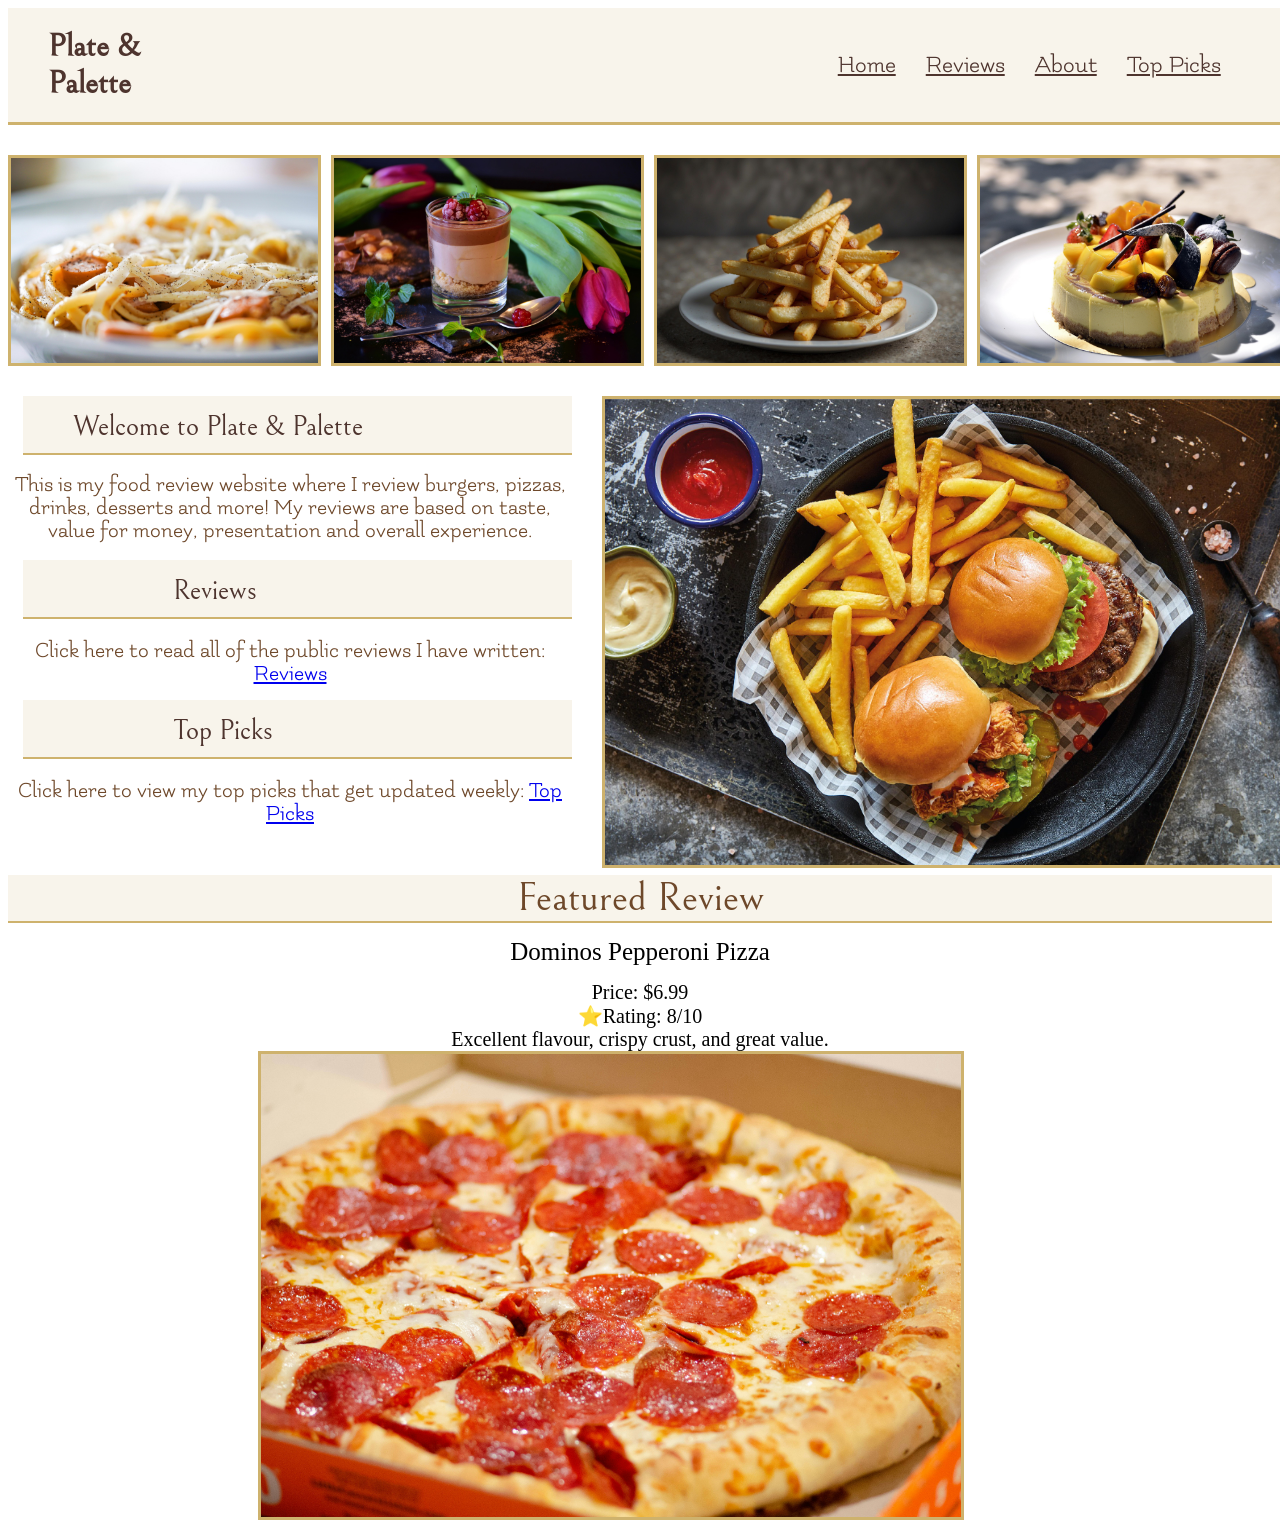
<file: index.html>
<!DOCTYPE html>
<html>
<head>
    <title>Plate & Palette Home</title>

    <link rel="stylesheet" href="style.css">

</head>
<body>
   
    <header class="header">
    <h1 class="site-name">Plate & Palette</h1>

    <nav class="navbar">
        <ul class="nav-links">
            <li><a href="index.html">Home</a></li>
            <li><a href="reviews.html">Reviews</a></li>
            <li><a href="about.html">About</a></li>
            <li><a href="top-picks.html">Top Picks</a></li>
        </ul>
    </nav>
</header>


<div class="gallery">
   <img src="mariya_m-pasta-6263653_1920.jpg">
    <img src="ritae-nougat-3078581_1920.jpg">
    <img src="frank_rietsch-ai-generated-8700416_1920.jpg">
    <img src="pexels-cake-1284548_1920.jpg">
</div>


<div class="feature-image">
    <img src="2sif-burgers-7323689_1920.jpg">
</div>
<!-- PAGE HEADING GALLERY AND NAVIGATION LINKS ENDS HERE -->

<!-- PAGE WELCOME AND INFO STARTS HERE-->

<div class="welcome"> Welcome to Plate & Palette </div> <br>

<div class="website-description"> This is my food review website where I review burgers, pizzas, drinks, desserts and more! My reviews are based on taste, value for money, presentation and overall experience.</div> 
<br>
<div class="reviews-heading"> Reviews </div>

<div class="reviews-description">Click here to read all of the public reviews I have written: <a href="reviews.html">Reviews</a></div>
 
<div class="top-picks-heading"> Top Picks</div>

<div class="top-picks-description">Click here to view my top picks that get updated weekly: <a href="top-picks.html">Top Picks</a></div>


<div class="featured-review-header">Featured Review</div>
<div class="featured-review">Dominos Pepperoni Pizza</div>
<div class="featured-review-body">Price: $6.99 <br>
    ⭐Rating: 8/10 <br>
    Excellent flavour, crispy crust, and great value.
</div>

<div class="featured-review-image"><img src="alan-hardman-SU1LFoeEUkk-unsplash.jpg"></div>

</body>
</html>
</file>
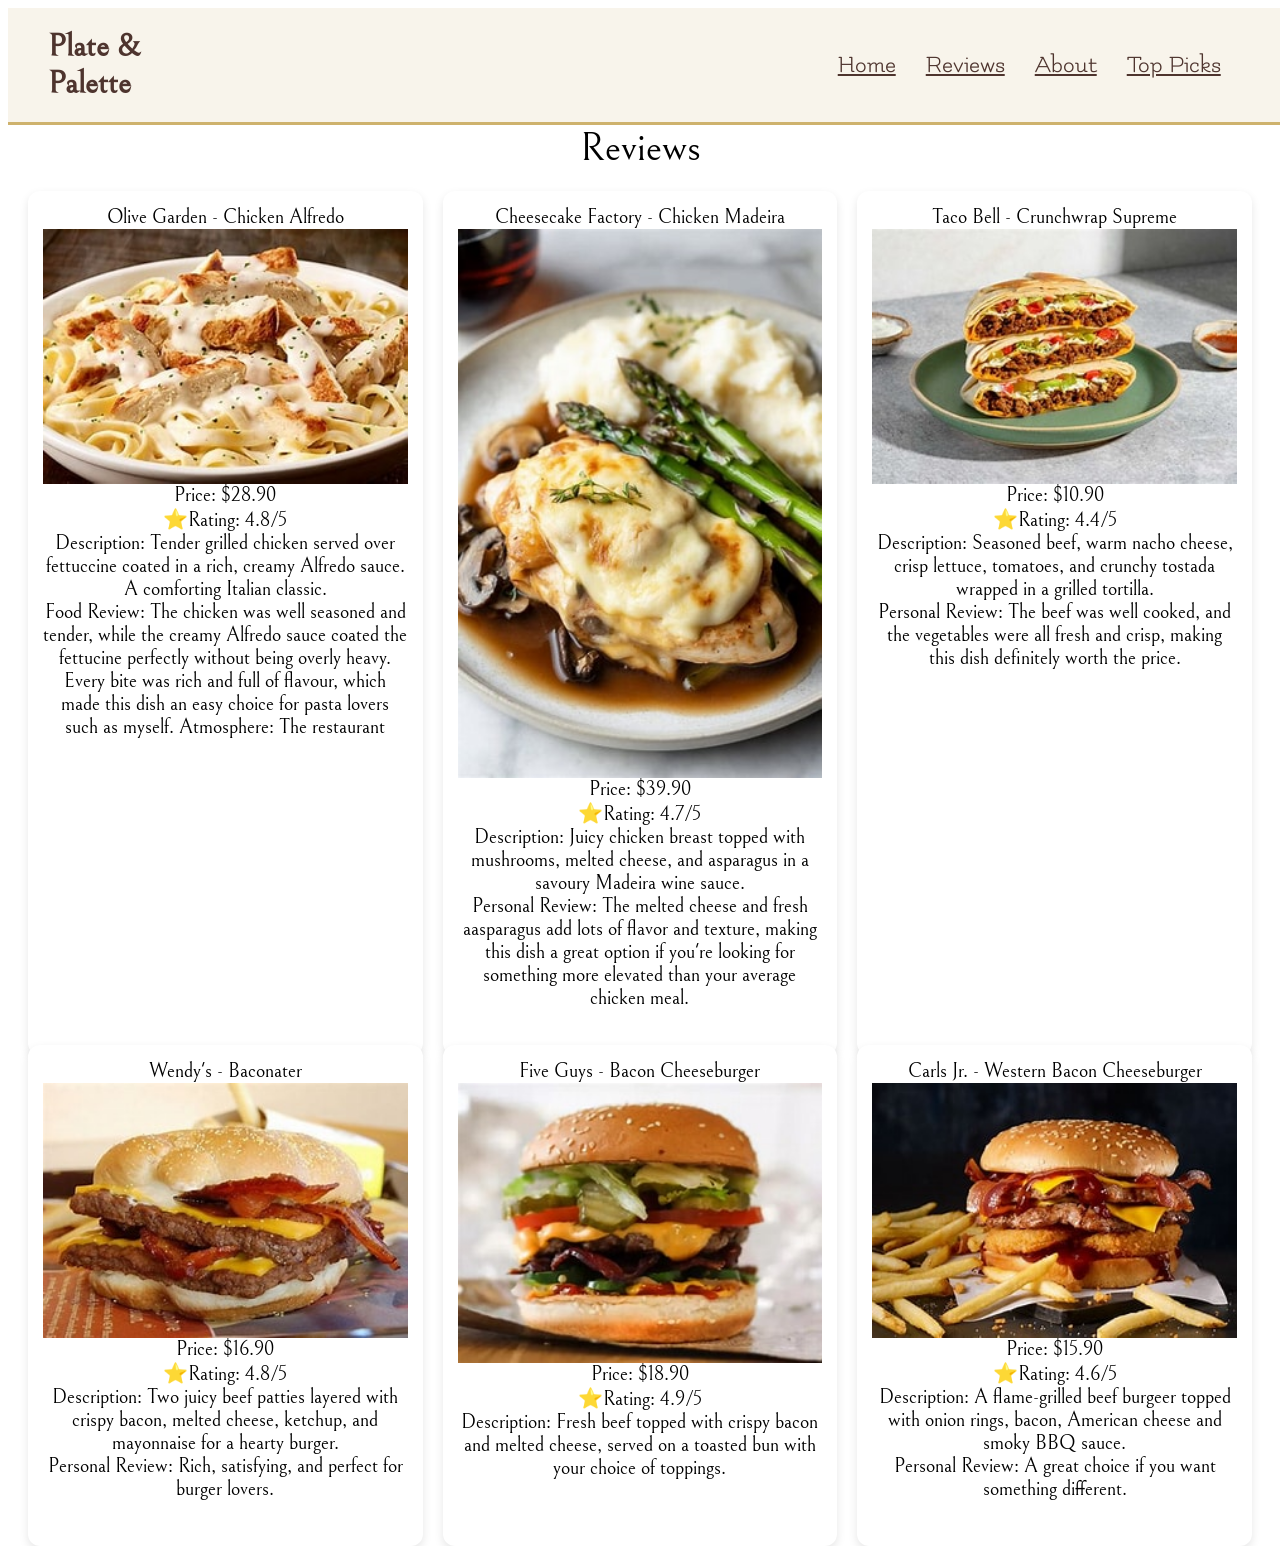
<file: reviews.html>
<!DOCTYPE html>
<html>
<head>
    <title>Plate & Palette</title>

    <link rel="stylesheet" href="reviews.css">

</head>
<body>
   
<!-- PAGE HEADING GALLERY AND NAVIGATION LINKS STARTS HERE -->
    <header class="header">
    <h1 class="site-name">Plate & Palette</h1>

    <nav class="navbar">
        <ul class="nav-links">
            <li><a href="index.html">Home</a></li>
            <li><a href="reviews.html">Reviews</a></li>
            <li><a href="about.html">About</a></li>
            <li><a href="top-picks.html">Top Picks</a></li>
        </ul>
    </nav>
</header>

<div class="reviews-page-heading">Reviews</div>

<div class="card-container">

  <div class="card">Olive Garden - Chicken Alfredo <br>
    <img src="olive garden food.jpg">
    Price: $28.90<br>
    ⭐Rating: 4.8/5 <br>
    Description: Tender grilled chicken served over fettuccine coated in a rich, creamy Alfredo sauce. A comforting Italian classic. <br>
    Food Review: The chicken was well seasoned and tender, while the creamy Alfredo sauce coated the fettucine perfectly without being overly heavy. Every bite was rich and full of flavour, which made this dish an easy choice for pasta lovers such as myself.
    Atmosphere: The restaurant 


  </div>
  <div class="card">Cheesecake Factory - Chicken Madeira <br>
    <img src="chicken madeira.jpg">
    Price: $39.90<br>
    ⭐Rating: 4.7/5<br>
    Description: Juicy chicken breast topped with mushrooms, melted cheese, and asparagus in a savoury Madeira wine sauce. <br>
    Personal Review: The melted cheese and fresh aasparagus add lots of flavor and texture, making this dish a great option if you're looking for something more elevated than your average chicken meal.


  </div>
  <div class="card">Taco Bell - Crunchwrap Supreme<br>
    <img src="crunchwrap supreme.jpg">
    Price: $10.90<br>
    ⭐Rating: 4.4/5<br>
    Description: Seasoned beef, warm nacho cheese, crisp lettuce, tomatoes, and crunchy tostada wrapped in a grilled tortilla. <br>
    Personal Review: The beef was well cooked, and the vegetables were all fresh and crisp, making this dish definitely worth the price.

  </div>

  <div class="card">Wendy's - Baconater<br>
    <img src="baconater.jpg">
    Price: $16.90 <br>
    ⭐Rating: 4.8/5<br>
    Description: Two juicy beef patties layered with crispy bacon, melted cheese, ketchup, and mayonnaise for a hearty burger. <br>
    Personal Review: Rich, satisfying, and perfect for burger lovers.

  </div>
  <div class="card">Five Guys - Bacon Cheeseburger<br>
    <img src="burger.jpg">
    Price: $18.90<br>
    ⭐Rating: 4.9/5<br>
    Description: Fresh beef topped with crispy bacon and melted cheese, served on a toasted bun with your choice of toppings. <br>
    

  </div>

  
  <div class="card">Carls Jr. - Western Bacon Cheeseburger<br>
    <img src="cj burger.jpg">
    Price: $15.90 <br>
    ⭐Rating: 4.6/5 <br>
    Description: A flame-grilled beef burgeer topped with onion rings, bacon, American cheese and smoky BBQ sauce. <br>
    Personal Review: A great choice if you want something different.



  </div>

</div>



</body>
</html>
</file>
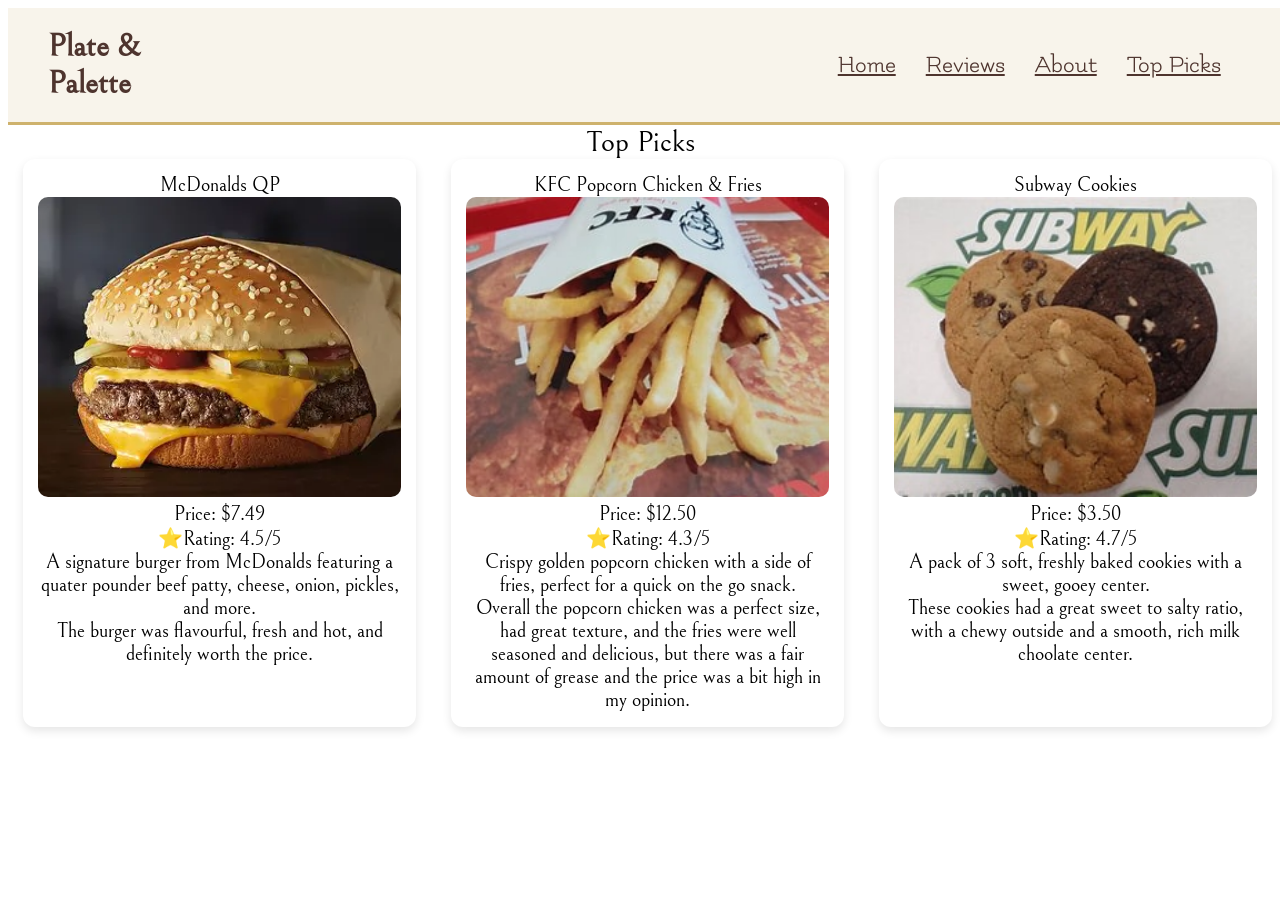
<file: top-picks.html>
<!DOCTYPE html>
<html>
<head>
    <title>Plate & Palette Top Picks</title>

    <link rel="stylesheet" href="top-picks.css">

</head>
<body>
   
<!-- PAGE HEADING GALLERY AND NAVIGATION LINKS STARTS HERE -->
    <header class="header">
    <h1 class="site-name">Plate & Palette</h1> 


    <nav class="navbar">
        <ul class="nav-links">
            <li><a href="index.html">Home</a></li>
            <li><a href="reviews.html">Reviews</a></li>
            <li><a href="about.html">About</a></li>
            <li><a href="top-picks.html">Top Picks</a></li>
        </ul>
    </nav>
</header>

<div class="top-picks-heading">Top Picks</div>
<div class="top-picks">
  <div class="card">McDonalds QP <br>
    <img src="maccas burger 2.webp">
    Price: $7.49 <br>
    ⭐Rating: 4.5/5 <br>
    A signature burger from McDonalds featuring a quater pounder beef patty, cheese, onion, pickles, and more. <br>
    The burger was flavourful, fresh and hot, and definitely worth the price.
  </div>
  <div class="card">KFC Popcorn Chicken & Fries <br>
    <img src="kfc-fries.jpg">
    Price: $12.50 <br>
    ⭐Rating: 4.3/5 <br>
    Crispy golden popcorn chicken with a side of fries, perfect for a quick on the go snack. <br>
    Overall the popcorn chicken was a perfect size, had great texture, and the fries were well seasoned and delicious, but there was a fair amount of grease and the price was a bit high in my opinion. 
</div>
  <div class="card">Subway Cookies <br>
 <img src="subway-cookie.jpg">
 Price: $3.50 <br>
 ⭐Rating: 4.7/5 <br>
 A pack of 3 soft, freshly baked cookies with a sweet, gooey center. <br>
 These cookies had a great sweet to salty ratio, with a chewy outside and a smooth, rich milk choolate center. <br>

  </div>
</div>





</body>
</html>
</file>
<file: style.css>
@import url('https://fonts.googleapis.com/css2?family=Flamenco:wght@300;400&display=swap');

@import url('https://fonts.googleapis.com/css2?family=Bellefair&display=swap');




.gallery {
display: flex;
gap: 10px;
margin-bottom: 30px;
margin-top: 30px;
}

.gallery img {
width: 307px;
height: auto;
object-fit: cover;
border: 3px solid rgb(206, 178, 109);
}

.navbar {
  position: static; 
  width: 100%;
  display: flex;
  justify-content: space-between;
  align-items: center;
  padding: 20px 40px;
}

.nav-links {
  list-style: none;
  display: flex;
  flex-direction: row;
  gap: 30px;
  font-size: 25px;
  margin: 0;
  padding: 0;
  font-family: 'Flamenco';
  margin-left: 600px;
}

.header {
display: flex;
align-items: center;
width: 100%;
padding: 20px 40px;
justify-content: space-between;
border-bottom: 3px solid rgb(206, 178, 109);
background-color: rgb(248, 244, 235);
}

.site-name {
margin: 0;
color: rgb(78, 52, 46);
}

h1 {
font-family: 'Bellefair';
color: rgb(78, 52, 46);
}

.nav-links a {
color: rgb(78, 52, 46);

}

.feature-image {
width: 100%;
max-width: 700px;
position: relative;
float: right;
}

.feature-image img {
width: 100%;
height: auto;
margin-right: 10px;
margin-left: 30px;
border: 3px solid rgb(206, 178, 109);
}

.reviews-link {
font-size: 25px;
margin-left: 15px;
text-align: center;
}

.welcome {
text-align: center;
font-size: 28px;
border-bottom: 2px solid rgb(206, 178, 109);
display: flex;
margin-left: 15px;
padding-bottom: 10px;
padding-top: 15px;
padding-left: 50px;
background-color: rgb(248, 244, 235);
font-family: 'Bellefair';
color: #4E342E;
}

.website-description {
text-align: center;
font-size: 23px;
color: rgb(110, 72, 42);
font-family: 'Flamenco';
}

.reviews-heading {
text-align: center;
font-size: 28px;
border-bottom: 2px solid rgb(206, 178, 109);
display: flex;
margin-left: 15px;
padding-bottom: 10px;
padding-top: 15px;
padding-left: 150px;
background-color: rgb(248, 244, 235);
margin-bottom: 20px;
font-family: 'Bellefair';
color: #4E342E;
}

.reviews-description {
text-align: center;
font-size: 23px;
color: rgb(110, 72, 42);
font-family: 'Flamenco';

}

.top-picks-heading {
text-align: center;
font-size: 28px;
border-bottom: 2px solid rgb(206, 178, 109);
display: flex;
margin-left: 15px;
padding-bottom: 10px;
padding-top: 15px;
padding-left: 150px;
background-color: rgb(248, 244, 235);
margin-bottom: 20px;
margin-top: 15px;
color: #4E342E;
font-family: 'Bellefair';

}

.top-picks-description {
text-align: center;
font-size: 23px;
color: rgb(110, 72, 42);
font-family: 'Flamenco';

}

.featured-review-header {
text-align:center;
margin-top: 50px;
font-size: 40px;
border-bottom: 2px solid rgb(206, 178, 109);
background-color: rgb(248, 244, 235);
font-family: 'Bellefair';
color:rgb(110, 72, 42);
}

.featured-review {
text-align: center;
margin-top: 15px;
font-size: 25px;
}

.featured-review-body {
text-align: center;
margin-top: 15px;
font-size: 20px;
}

.featured-review-image {
width: 100%;
height: auto;
}

.featured-review-image img {
width: 100%;
max-width: 700px;
margin-left: 250px;
border: 3px solid rgb(206, 178, 109);
}
</file>
<file: reviews.css>
@import url('https://fonts.googleapis.com/css2?family=Flamenco:wght@300;400&display=swap');

@import url('https://fonts.googleapis.com/css2?family=Bellefair&display=swap');




.navbar {
  position: static; 
  width: 100%;
  display: flex;
  justify-content: space-between;
  align-items: center;
  padding: 20px 40px;
}

.nav-links {
  list-style: none;
  display: flex;
  flex-direction: row;
  gap: 30px;
  font-size: 25px;
  margin: 0;
  padding: 0;
  font-family: 'Flamenco';
  margin-left: 600px;
}

.header {
display: flex;
align-items: center;
width: 100%;
padding: 20px 40px;
justify-content: space-between;
border-bottom: 3px solid rgb(206, 178, 109);
background-color: rgb(248, 244, 235);
}

.site-name {
margin: 0;
color: rgb(78, 52, 46);
}

h1 {
font-family: 'Bellefair';
color: rgb(78, 52, 46);
}

.nav-links a {
color: rgb(78, 52, 46);
}


.reviews-page-heading {
text-align: center;
font-family: 'Bellefair';
font-size: 40px;
}

.card-container {
  display: grid;
  grid-template-columns: repeat(3, 1fr);
  gap: 20px;
  padding: 20px;
  align-items: stretch; /* important */
}

/* tablets */
@media (max-width: 900px) {
  .card-container {
    grid-template-columns: repeat(2, 1fr);
  }
}

/* phones */
@media (max-width: 600px) {
  .card-container {
    grid-template-columns: 1fr;
  }
}

.card {
  display: flex;
  flex-direction: column;
  height: 100%;              /* makes all cards equal height */
  background: white;
  border-radius: 12px;
  padding: 15px;
  text-align: center;
  box-shadow: 0 4px 10px rgba(0,0,0,0.1);
  font-family: 'Bellefair';
  font-size: 20px;
}
</file>
<file: top-picks.css>
@import url('https://fonts.googleapis.com/css2?family=Flamenco:wght@300;400&display=swap');

@import url('https://fonts.googleapis.com/css2?family=Bellefair&display=swap');




.navbar {
  position: static; 
  width: 100%;
  display: flex;
  justify-content: space-between;
  align-items: center;
  padding: 20px 40px;
}

.nav-links {
  list-style: none;
  display: flex;
  flex-direction: row;
  gap: 30px;
  font-size: 25px;
  margin: 0;
  padding: 0;
  font-family: 'Flamenco';
  margin-left: 600px;
}

.header {
display: flex;
align-items: center;
width: 100%;
padding: 20px 40px;
justify-content: space-between;
border-bottom: 3px solid rgb(206, 178, 109);
background-color: rgb(248, 244, 235);
}

.site-name {
margin: 0;
color: rgb(78, 52, 46);
}

h1 {
font-family: 'Bellefair';
color: rgb(78, 52, 46);
}

.nav-links a {
color: rgb(78, 52, 46);

}

.top-picks-title {
text-align: center;
font-size: 40px;
font-family:'Bellefair';
}

.top-picks {
  display: flex;
  justify-content: space-between; /* spreads them evenly */
  gap: 20px; /* space between cards */
  align-items: stretch;
}

.card {
  flex: 1; /* makes all cards equal width */
margin-left: 15px;
font-family: 'Bellefair';
font-size: 20px;
  width: 250px;
  background: white;
  border-radius: 12px;
  padding: 15px;
  text-align: center; /* This centers all text */
  box-shadow: 0 4px 10px rgba(0,0,0,0.1);
}



.card img {
  width: 100%;
  height: 300px;      /* forces same height for all cards */
  object-fit: cover;  /* crops image nicely instead of stretching */
  border-radius: 10px;

}

.top-picks-heading {
text-align: center;
font-size: 30px;
font-family: 'Bellefair';


}
</file>
